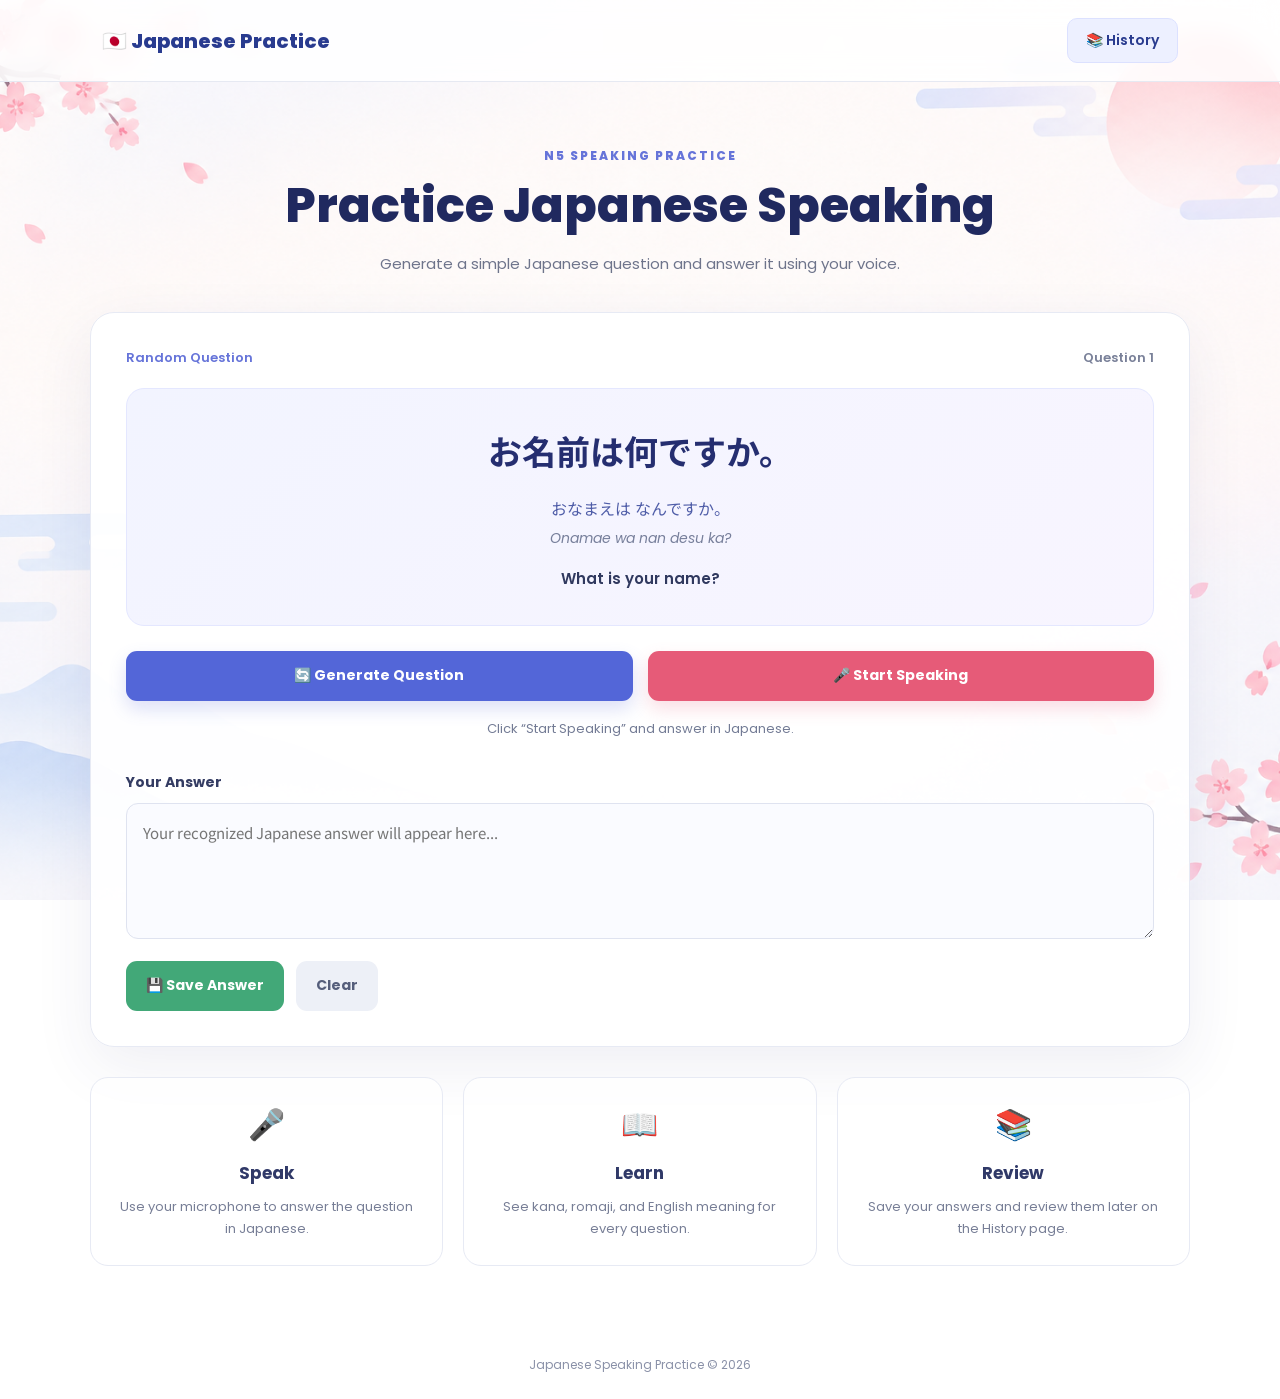
<file: index.html>
<!DOCTYPE html>
<html lang="en">
<head>
    <meta charset="UTF-8">
    <meta name="viewport" content="width=device-width, initial-scale=1.0">

    <title>Japanese Speaking Practice</title>

    <link rel="stylesheet" href="gen.css">
</head>
<body>

    <header class="navbar">
        <div class="logo">
            🇯🇵 Japanese Practice
        </div>

        <!-- Opens history in a completely new browser tab -->
        <a href="gen.html"
           class="history-link"
           target="_blank"
           rel="noopener noreferrer">
            📚 History
        </a>
    </header>

    <main class="container">

        <section class="hero-section">
            <p class="small-label">N5 SPEAKING PRACTICE</p>

            <h1>Practice Japanese Speaking</h1>

            <p class="intro-text">
                Generate a simple Japanese question and answer it using your voice.
            </p>
        </section>

        <section class="practice-card">

            <div class="question-header">
                <span class="question-number">Random Question</span>
                <span id="questionCount">Question 1</span>
            </div>

            <div class="question-box">

                <h2 id="questionJapanese">
                    こんにちは。お名前は何ですか。
                </h2>

                <p id="questionKana">
                    こんにちは。おなまえは なんですか。
                </p>

                <p id="questionRomaji">
                    Konnichiwa. Onamae wa nan desu ka?
                </p>

                <p id="questionMeaning">
                    Hello. What is your name?
                </p>

            </div>

            <div class="button-group">

                <button id="generateBtn" class="primary-btn">
                    🔄 Generate Question
                </button>

                <button id="micBtn" class="mic-btn">
                    🎤 Start Speaking
                </button>

            </div>

            <p id="statusMessage" class="status-message">
                Click “Start Speaking” and answer in Japanese.
            </p>

            <div class="answer-section">

                <label for="answerText">
                    Your Answer
                </label>

                <textarea
                    id="answerText"
                    placeholder="Your recognized Japanese answer will appear here..."
                    rows="4"
                ></textarea>

                <div class="answer-buttons">

                    <button id="saveBtn" class="save-btn">
                        💾 Save Answer
                    </button>

                    <button id="clearBtn" class="clear-btn">
                        Clear
                    </button>

                </div>

            </div>

        </section>

        <section class="info-section">

            <div class="info-card">
                <span class="info-icon">🎤</span>
                <h3>Speak</h3>
                <p>Use your microphone to answer the question in Japanese.</p>
            </div>

            <div class="info-card">
                <span class="info-icon">📖</span>
                <h3>Learn</h3>
                <p>See kana, romaji, and English meaning for every question.</p>
            </div>

            <div class="info-card">
                <span class="info-icon">📚</span>
                <h3>Review</h3>
                <p>Save your answers and review them later on the History page.</p>
            </div>

        </section>

    </main>

    <footer class="footer">
        <p>Japanese Speaking Practice © 2026</p>
    </footer>

    <script src="script.js"></script>

</body>
</html>
</file>
<file: gen.css>
@import url('https://fonts.googleapis.com/css2?family=Noto+Sans+JP:wght@400;500;600;700;800&family=Poppins:wght@400;500;600;700;800&display=swap');


/* =========================
   BASIC RESET
========================= */

* {
    margin: 0;
    padding: 0;
    box-sizing: border-box;
}

html {
    scroll-behavior: smooth;
}

html {
    min-height: 100%;
}

body {
    min-height: 100vh;
    margin: 0;

    font-family: "Poppins", "Noto Sans JP", sans-serif;
    color: #20243a;

    background-image: url("background1.jpg");
    background-size: cover;
    background-position: center;
    background-repeat: no-repeat;
    background-attachment: fixed;
}

/* =========================
   NAVBAR
========================= */

.navbar {
    width: 100%;
    min-height: 75px;

    display: flex;
    align-items: center;
    justify-content: space-between;

    padding: 18px 8%;

    background: rgba(255, 255, 255, 0.85);
    border-bottom: 1px solid #e6e9f2;

    backdrop-filter: blur(12px);
}

.logo {
    font-size: 20px;
    font-weight: 800;
    color: #293b8f;
}

.history-link {
    display: inline-flex;
    align-items: center;
    justify-content: center;

    padding: 11px 18px;

    color: #293b8f;
    background: #edf0ff;

    border: 1px solid #dce1ff;
    border-radius: 10px;

    font-size: 14px;
    font-weight: 600;
    text-decoration: none;

    transition: 0.25s ease;
}

.history-link:hover {
    color: white;
    background: #293b8f;
    transform: translateY(-2px);
}


/* =========================
   MAIN CONTAINER
========================= */

.container {
    width: 90%;
    max-width: 1100px;
    margin: 0 auto;
    padding: 65px 0;
}


/* =========================
   HERO SECTION
========================= */

.hero-section {
    text-align: center;
    margin-bottom: 35px;
}

.small-label {
    margin-bottom: 12px;

    color: #6674d9;
    font-size: 12px;
    font-weight: 800;
    letter-spacing: 2px;
}

.hero-section h1 {
    margin-bottom: 15px;

    color: #20295f;
    font-size: clamp(30px, 5vw, 48px);
    line-height: 1.2;
    font-weight: 800;
}

.intro-text {
    max-width: 600px;
    margin: 0 auto;

    color: #6e748b;
    font-size: 15px;
    line-height: 1.8;
}


/* =========================
   PRACTICE CARD
========================= */

.practice-card,
.history-card {
    width: 100%;
    padding: 35px;

    background: rgba(255, 255, 255, 0.95);

    border: 1px solid #e7eaf4;
    border-radius: 24px;

    box-shadow: 0 20px 60px rgba(45, 56, 110, 0.08);
}

.question-header {
    display: flex;
    align-items: center;
    justify-content: space-between;

    margin-bottom: 20px;

    color: #7a8199;
    font-size: 13px;
    font-weight: 600;
}

.question-number {
    color: #6674d9;
}


/* =========================
   QUESTION BOX
========================= */

.question-box {
    padding: 35px 25px;
    text-align: center;

    background: linear-gradient(135deg, #f2f4ff, #f8f5ff);

    border: 1px solid #e4e7ff;
    border-radius: 18px;
}

.question-box h2 {
    margin-bottom: 18px;

    color: #252e70;
    font-family: "Noto Sans JP", sans-serif;
    font-size: clamp(22px, 4vw, 34px);
    line-height: 1.6;
}

.question-box p {
    margin-top: 8px;
}

#questionKana {
    color: #4f5da8;
    font-family: "Noto Sans JP", sans-serif;
    font-size: 16px;
}

#questionRomaji {
    color: #777f9b;
    font-size: 14px;
    font-style: italic;
}

#questionMeaning {
    margin-top: 18px;

    color: #30395f;
    font-size: 15px;
    font-weight: 600;
}


/* =========================
   BUTTONS
========================= */

.button-group {
    display: flex;
    gap: 15px;
    margin-top: 25px;
}

button {
    border: none;
    font-family: inherit;
    cursor: pointer;
    transition: 0.25s ease;
}

.primary-btn,
.mic-btn,
.save-btn,
.clear-btn,
.delete-btn {
    min-height: 50px;
    padding: 13px 20px;

    border-radius: 11px;

    font-size: 14px;
    font-weight: 700;
}

.primary-btn {
    flex: 1;
    color: white;
    background: #5366d8;
    box-shadow: 0 8px 18px rgba(83, 102, 216, 0.2);
}

.primary-btn:hover {
    background: #3f51bd;
    transform: translateY(-2px);
}

.mic-btn {
    flex: 1;
    color: white;
    background: #e65b78;
    box-shadow: 0 8px 18px rgba(230, 91, 120, 0.2);
}

.mic-btn:hover {
    background: #d84564;
    transform: translateY(-2px);
}

.mic-btn.recording {
    background: #bd284c;
    animation: pulse 1.2s infinite;
}

@keyframes pulse {
    0% {
        box-shadow: 0 0 0 0 rgba(189, 40, 76, 0.5);
    }

    70% {
        box-shadow: 0 0 0 12px rgba(189, 40, 76, 0);
    }

    100% {
        box-shadow: 0 0 0 0 rgba(189, 40, 76, 0);
    }
}

.status-message {
    min-height: 25px;
    margin-top: 18px;

    color: #737b95;
    font-size: 13px;
    text-align: center;
}


/* =========================
   ANSWER SECTION
========================= */

.answer-section {
    margin-top: 28px;
}

.answer-section label {
    display: block;
    margin-bottom: 10px;

    color: #343c63;
    font-size: 14px;
    font-weight: 700;
}

textarea {
    width: 100%;
    min-height: 120px;

    padding: 16px;

    resize: vertical;

    color: #252b48;
    background: #fafbff;

    border: 1px solid #dfe3f0;
    border-radius: 12px;

    outline: none;

    font-family: "Noto Sans JP", "Poppins", sans-serif;
    font-size: 15px;
    line-height: 1.7;

    transition: 0.25s ease;
}

textarea:focus {
    border-color: #6878e2;
    box-shadow: 0 0 0 4px rgba(104, 120, 226, 0.1);
}

.answer-buttons {
    display: flex;
    gap: 12px;
    margin-top: 15px;
}

.save-btn {
    color: white;
    background: #42a878;
}

.save-btn:hover {
    background: #328c63;
    transform: translateY(-2px);
}

.clear-btn {
    color: #555e7b;
    background: #edf0f7;
}

.clear-btn:hover {
    background: #dfe3ee;
}


/* =========================
   INFO CARDS
========================= */

.info-section {
    display: grid;
    grid-template-columns: repeat(3, 1fr);
    gap: 20px;

    margin-top: 30px;
}

.info-card {
    padding: 25px;

    background: rgba(255, 255, 255, 0.8);

    border: 1px solid #e7eaf4;
    border-radius: 18px;

    text-align: center;
}

.info-icon {
    display: block;
    margin-bottom: 12px;
    font-size: 30px;
}

.info-card h3 {
    margin-bottom: 10px;
    color: #303968;
    font-size: 17px;
}

.info-card p {
    color: #777e96;
    font-size: 13px;
    line-height: 1.7;
}


/* =========================
   HISTORY PAGE
========================= */

.history-container {
    max-width: 950px;
}

.history-top {
    display: flex;
    align-items: center;
    justify-content: space-between;

    gap: 20px;
    margin-bottom: 25px;
}

.history-top h2 {
    color: #293260;
    font-size: 24px;
}

.delete-btn {
    color: #c23f5b;
    background: #fff0f3;
}

.delete-btn:hover {
    color: white;
    background: #c23f5b;
}

.history-list {
    display: flex;
    flex-direction: column;
    gap: 18px;
}

.history-item {
    padding: 23px;

    background: #fafbff;

    border: 1px solid #e3e6f1;
    border-radius: 15px;
}

.history-item-header {
    display: flex;
    justify-content: space-between;
    gap: 15px;

    margin-bottom: 18px;

    color: #8188a0;
    font-size: 12px;
    font-weight: 600;
}

.history-question {
    padding-bottom: 18px;
    border-bottom: 1px solid #e3e6f1;
}

.history-question h3 {
    margin-bottom: 10px;

    color: #29356f;
    font-family: "Noto Sans JP", sans-serif;
    font-size: 21px;
    line-height: 1.6;
}

.history-question p {
    margin-top: 5px;
    color: #59638c;
    font-size: 14px;
}

.history-question .romaji {
    color: #858ba0;
    font-style: italic;
}

.history-question .meaning {
    margin-top: 12px;
    color: #343c62;
    font-weight: 600;
}

.saved-answer {
    padding-top: 18px;
}

.saved-answer strong {
    color: #343d65;
    font-size: 13px;
}

.saved-answer p {
    margin-top: 8px;

    color: #555e7b;
    font-family: "Noto Sans JP", sans-serif;
    font-size: 15px;
    line-height: 1.8;
}

.empty-history {
    padding: 60px 20px;
    text-align: center;
}

.empty-icon {
    margin-bottom: 15px;
    font-size: 50px;
}

.empty-history h3 {
    margin-bottom: 10px;
    color: #303968;
}

.empty-history p {
    color: #7c839b;
    font-size: 14px;
}


/* =========================
   FOOTER
========================= */

.footer {
    padding: 25px;
    text-align: center;

    color: #8a91a8;
    font-size: 12px;
}


/* =========================
   RESPONSIVE DESIGN
========================= */

@media (max-width: 768px) {

    .navbar {
        padding: 15px 5%;
    }

    .logo {
        font-size: 16px;
    }

    .history-link {
        padding: 9px 12px;
        font-size: 12px;
    }

    .container {
        width: 92%;
        padding: 40px 0;
    }

    .practice-card,
    .history-card {
        padding: 22px;
        border-radius: 18px;
    }

    .question-box {
        padding: 25px 15px;
    }

    .button-group {
        flex-direction: column;
    }

    .answer-buttons {
        flex-direction: column;
    }

    .info-section {
        grid-template-columns: 1fr;
    }

    .history-top {
        align-items: flex-start;
        flex-direction: column;
    }

    .history-item-header {
        flex-direction: column;
        gap: 5px;
    }

    .history-question h3 {
        font-size: 18px;
    }
}

@media (max-width: 400px) {

    .hero-section h1 {
        font-size: 28px;
    }

    .practice-card,
    .history-card {
        padding: 16px;
    }

    .question-box h2 {
        font-size: 21px;
    }

    .question-box p {
        font-size: 13px;
    }

}
</file>
